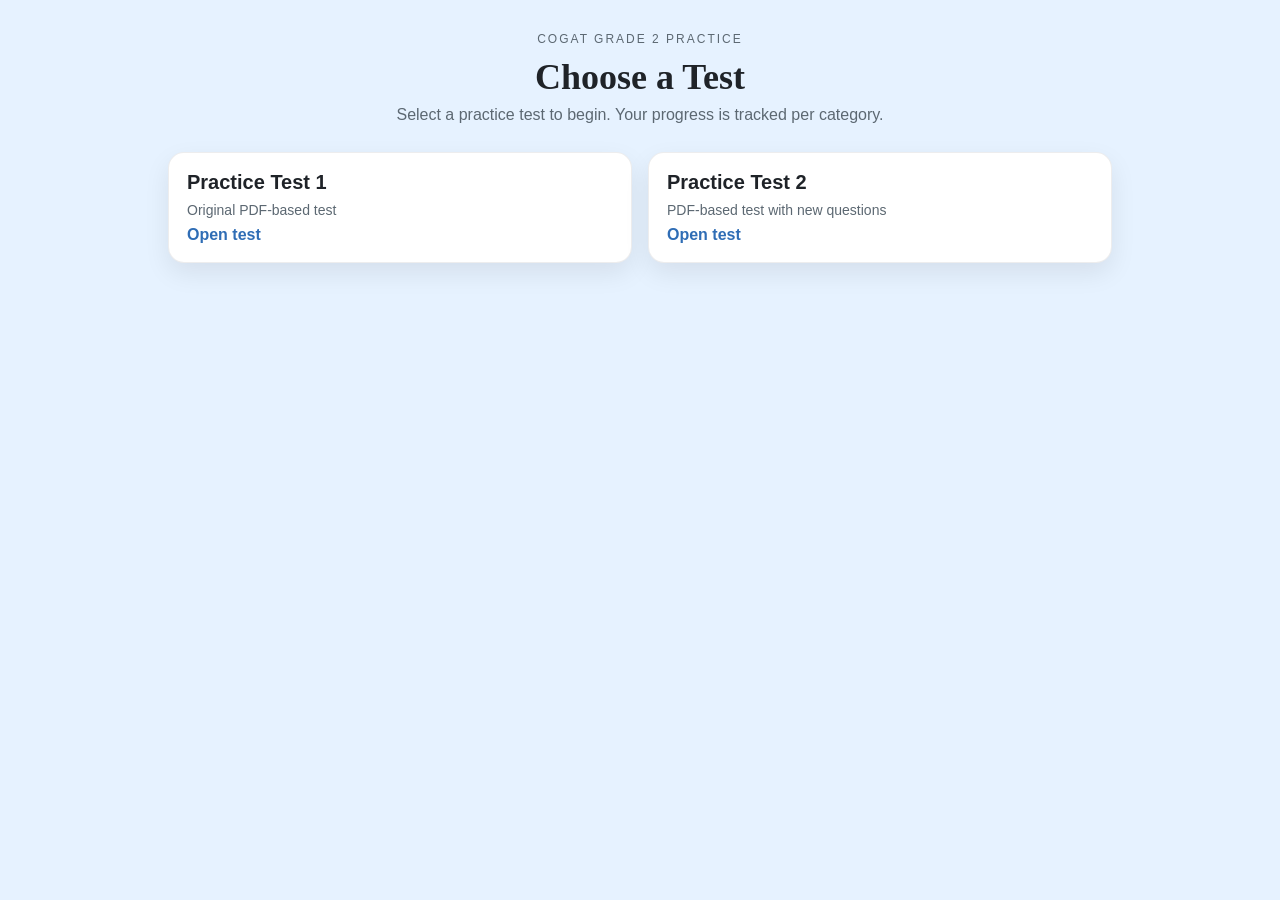
<file: index.html>
﻿<!doctype html>
<html lang="en">
<head>
  <meta charset="utf-8">
  <meta name="viewport" content="width=device-width, initial-scale=1">
  <title>CogAT Practice Tests</title>
  <link rel="stylesheet" href="index.css">
</head>
<body>
  <div class="page">
    <header class="hero">
      <div class="eyebrow">CogAT Grade 2 Practice</div>
      <h1>Choose a Test</h1>
      <p>Select a practice test to begin. Your progress is tracked per category.</p>
    </header>

    <main class="cards">
      <a class="card" href="test1/index.html">
        <div class="card-title">Practice Test 1</div>
        <div class="card-meta">Original PDF-based test</div>
        <div class="card-action">Open test</div>
      </a>
      <a class="card" href="test2/index.html">
        <div class="card-title">Practice Test 2</div>
        <div class="card-meta">PDF-based test with new questions</div>
        <div class="card-action">Open test</div>
      </a>
    </main>
  </div>
</body>
</html>
</file>
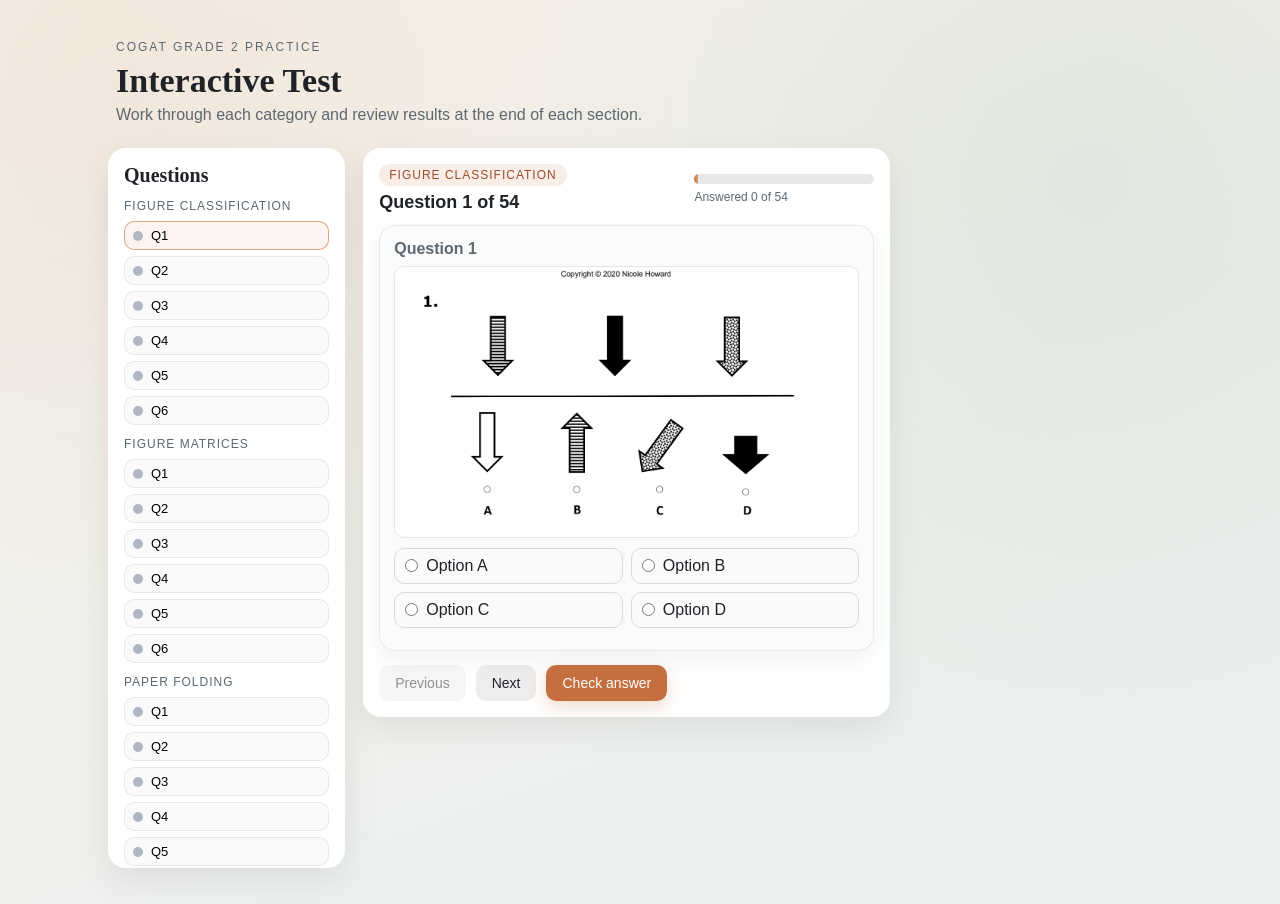
<file: app/index.html>
<!doctype html>
<html lang="en">
<head>
  <meta charset="utf-8">
  <meta name="viewport" content="width=device-width, initial-scale=1">
  <title>CogAT Sample - Figure Classification</title>
  <link rel="stylesheet" href="styles.css">
</head>
<body>
  <div class="page">
    <header class="hero">
      <div class="hero-left">
      <div class="eyebrow">CogAT Grade 2 Practice</div>
      <h1>Interactive Test</h1>
      <p>Work through each category and review results at the end of each section.</p>
      </div>
      <div id="timers" class="hero-right">
        <div class="stat-card">
          <div class="stat-label">Overall time</div>
          <div id="overall-time" class="stat-value">00:00</div>
        </div>
        <div class="stat-card">
          <div class="stat-label">Category time</div>
          <div id="category-time" class="stat-value">00:00</div>
        </div>
      </div>
    </header>

    <main class="layout">
      <aside class="panel nav-panel">
        <h2 class="side-title">Questions</h2>
        <div id="question-nav" class="question-nav"></div>
      </aside>

      <section class="panel question-panel">
        <div class="panel-header">
          <div>
            <div id="category-name" class="category-badge"></div>
            <div id="progress" class="panel-title"></div>
          </div>
          <div class="progress-wrap">
            <div class="progress-bar">
              <div id="progress-bar" class="progress-bar-fill"></div>
            </div>
            <div id="answered-count" class="muted"></div>
          </div>
        </div>

        <div id="app"></div>

        <div class="nav">
          <button id="prev" class="btn ghost">Previous</button>
          <button id="next" class="btn ghost">Next</button>
          <button id="check" class="btn primary">Check answer</button>
        </div>
      </section>

      <aside id="results-panel" class="panel side-panel">
        <h2 class="side-title">Results</h2>
        <div class="score-card">
          <div id="score" class="score"></div>
          <div id="grade" class="grade"></div>
        </div>
        <div id="category-stats" class="category-stats"></div>
      </aside>
    </main>

    <div id="confirm-modal" class="modal hidden" role="dialog" aria-modal="true" aria-labelledby="confirm-title">
      <div class="modal-card">
        <div id="confirm-title" class="modal-title">Unanswered questions</div>
        <div id="confirm-message" class="modal-message"></div>
        <div class="modal-actions">
          <button id="confirm-cancel" class="btn ghost" type="button">Back to test</button>
          <button id="confirm-end" class="btn primary" type="button">End category</button>
        </div>
      </div>
    </div>
  </div>

  <script src="app.js"></script>
</body>
</html>
</file>
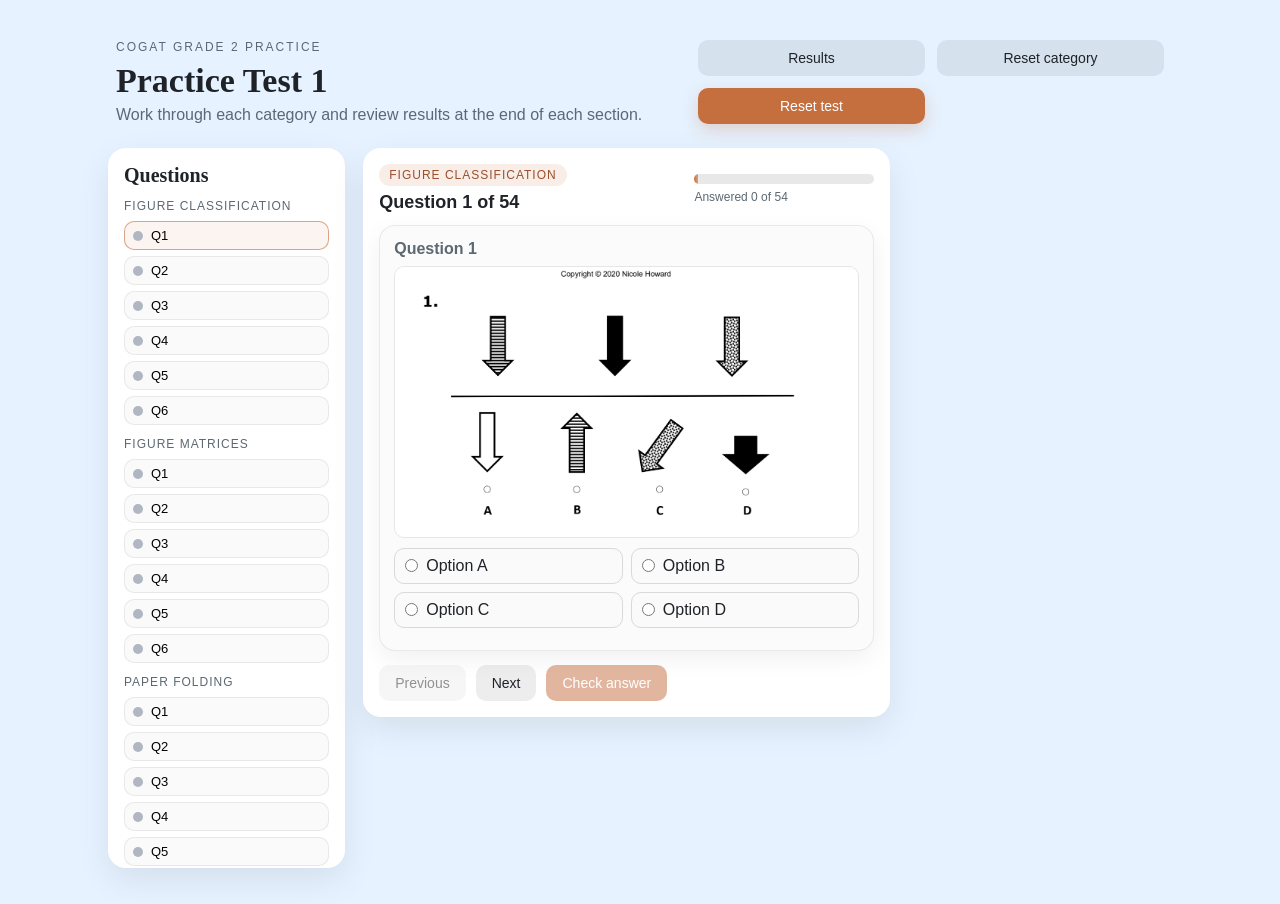
<file: test1/index.html>
<!doctype html>
<html lang="en">
<head>
  <meta charset="utf-8">
  <meta name="viewport" content="width=device-width, initial-scale=1">
  <title>CogAT Practice Test 1</title>
  <link rel="stylesheet" href="styles.css">
</head>
<body>
  <div class="page">
    <header class="hero">
      <div class="hero-left">
      <div class="eyebrow">CogAT Grade 2 Practice</div>
      <h1>Practice Test 1</h1>
      <p>Work through each category and review results at the end of each section.</p>
      </div>
      <div class="hero-right">
        <button id="results" class="btn ghost" type="button">Results</button>
        <button id="reset-category" class="btn ghost" type="button">Reset category</button>
        <button id="reset-test" class="btn primary" type="button">Reset test</button>
      </div>
    </header>

    <main class="layout">
      <aside class="panel nav-panel">
        <h2 class="side-title">Questions</h2>
        <div id="question-nav" class="question-nav"></div>
      </aside>

      <section class="panel question-panel">
        <div class="panel-header">
          <div>
            <div id="category-name" class="category-badge"></div>
            <div id="progress" class="panel-title"></div>
          </div>
          <div class="progress-wrap">
            <div class="progress-bar">
              <div id="progress-bar" class="progress-bar-fill"></div>
            </div>
            <div id="answered-count" class="muted"></div>
          </div>
        </div>

        <div id="app"></div>

        <div class="nav">
          <button id="prev" class="btn ghost">Previous</button>
          <button id="next" class="btn ghost">Next</button>
          <button id="check" class="btn primary" disabled aria-disabled="true">Check answer</button>
        </div>
      </section>

      <aside id="results-panel" class="panel side-panel">
        <h2 class="side-title">Results</h2>
        <div class="score-card">
          <div id="score" class="score"></div>
          <div id="grade" class="grade"></div>
        </div>
        <div id="category-stats" class="category-stats"></div>
      </aside>
    </main>

    <div id="confirm-modal" class="modal hidden" role="dialog" aria-modal="true" aria-labelledby="confirm-title">
      <div class="modal-card">
        <div id="confirm-title" class="modal-title">Unanswered questions</div>
        <div id="confirm-message" class="modal-message"></div>
        <div class="modal-actions">
          <button id="confirm-cancel" class="btn ghost" type="button">Back to test</button>
          <button id="confirm-end" class="btn primary" type="button">End category</button>
        </div>
      </div>
    </div>

    <div id="reset-modal" class="modal hidden" role="dialog" aria-modal="true" aria-labelledby="reset-title">
      <div class="modal-card">
        <div id="reset-title" class="modal-title"></div>
        <div id="reset-message" class="modal-message"></div>
        <div class="modal-actions">
          <button id="reset-cancel" class="btn ghost" type="button">Cancel</button>
          <button id="reset-confirm" class="btn primary" type="button">Reset</button>
        </div>
      </div>
    </div>
  </div>

  <script src="app.js"></script>
</body>
</html>
</file>
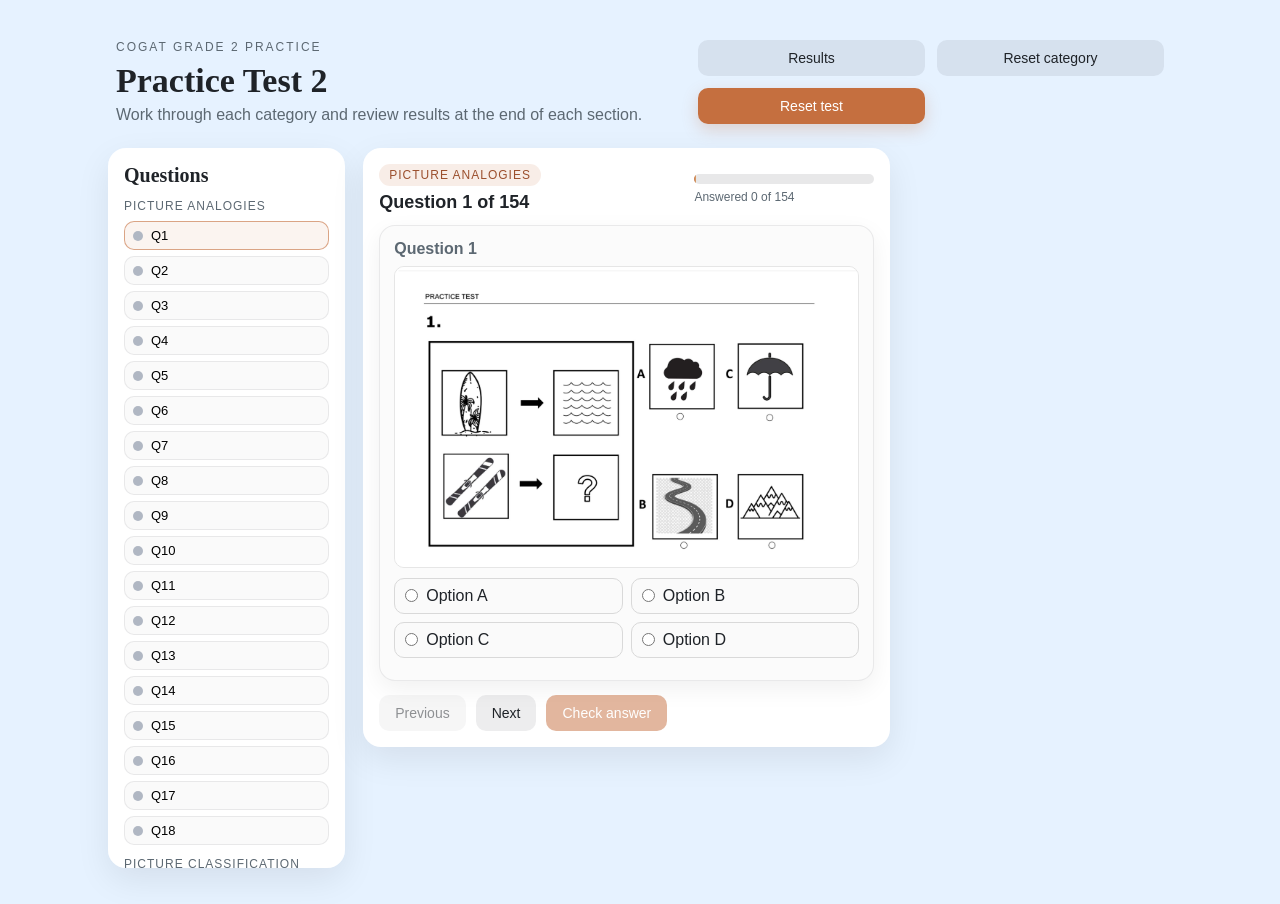
<file: test2/index.html>
﻿<!doctype html>
<html lang="en">
<head>
  <meta charset="utf-8">
  <meta name="viewport" content="width=device-width, initial-scale=1">
  <title>CogAT Practice Test 2</title>
  <link rel="stylesheet" href="styles.css">
</head>
<body>
  <div class="page">
    <header class="hero">
      <div class="hero-left">
      <div class="eyebrow">CogAT Grade 2 Practice</div>
      <h1>Practice Test 2</h1>
      <p>Work through each category and review results at the end of each section.</p>
      </div>
      <div class="hero-right">
        <button id="results" class="btn ghost" type="button">Results</button>
        <button id="reset-category" class="btn ghost" type="button">Reset category</button>
        <button id="reset-test" class="btn primary" type="button">Reset test</button>
      </div>
    </header>

    <main class="layout">
      <aside class="panel nav-panel">
        <h2 class="side-title">Questions</h2>
        <div id="question-nav" class="question-nav"></div>
      </aside>

      <section class="panel question-panel">
        <div class="panel-header">
          <div>
            <div id="category-name" class="category-badge"></div>
            <div id="progress" class="panel-title"></div>
          </div>
          <div class="progress-wrap">
            <div class="progress-bar">
              <div id="progress-bar" class="progress-bar-fill"></div>
            </div>
            <div id="answered-count" class="muted"></div>
          </div>
        </div>

        <div id="app"></div>

        <div class="nav">
          <button id="prev" class="btn ghost">Previous</button>
          <button id="next" class="btn ghost">Next</button>
          <button id="check" class="btn primary" disabled aria-disabled="true">Check answer</button>
        </div>
      </section>

      <aside id="results-panel" class="panel side-panel">
        <h2 class="side-title">Results</h2>
        <div class="score-card">
          <div id="score" class="score"></div>
          <div id="grade" class="grade"></div>
        </div>
        <div id="category-stats" class="category-stats"></div>
      </aside>
    </main>

    <div id="confirm-modal" class="modal hidden" role="dialog" aria-modal="true" aria-labelledby="confirm-title">
      <div class="modal-card">
        <div id="confirm-title" class="modal-title">Unanswered questions</div>
        <div id="confirm-message" class="modal-message"></div>
        <div class="modal-actions">
          <button id="confirm-cancel" class="btn ghost" type="button">Back to test</button>
          <button id="confirm-end" class="btn primary" type="button">End category</button>
        </div>
      </div>
    </div>

    <div id="reset-modal" class="modal hidden" role="dialog" aria-modal="true" aria-labelledby="reset-title">
      <div class="modal-card">
        <div id="reset-title" class="modal-title"></div>
        <div id="reset-message" class="modal-message"></div>
        <div class="modal-actions">
          <button id="reset-cancel" class="btn ghost" type="button">Cancel</button>
          <button id="reset-confirm" class="btn primary" type="button">Reset</button>
        </div>
      </div>
    </div>
  </div>

  <script src="app.js"></script>
</body>
</html>
</file>
<file: index.css>
﻿:root {
  --bg: #e6f2ff;
  --ink: #1f2328;
  --muted: #5c6872;
  --accent: #2f6db5;
  --card: #ffffff;
  --font-head: "Palatino Linotype", "Book Antiqua", Palatino, serif;
  --font-body: "Trebuchet MS", "Verdana", sans-serif;
}

* {
  box-sizing: border-box;
}

body {
  margin: 0;
  font-family: var(--font-body);
  color: var(--ink);
  background: var(--bg);
}

.page {
  max-width: 980px;
  margin: 0 auto;
  padding: 32px 18px 40px;
}

.hero {
  text-align: center;
  margin-bottom: 28px;
}

.eyebrow {
  text-transform: uppercase;
  letter-spacing: 2px;
  color: var(--muted);
  font-size: 12px;
}

h1 {
  margin: 10px 0 8px;
  font-size: 36px;
  font-family: var(--font-head);
}

p {
  margin: 0;
  color: var(--muted);
}

.cards {
  display: grid;
  grid-template-columns: repeat(auto-fit, minmax(240px, 1fr));
  gap: 16px;
}

.card {
  display: flex;
  flex-direction: column;
  gap: 8px;
  padding: 18px;
  border-radius: 16px;
  background: var(--card);
  box-shadow: 0 10px 26px rgba(0, 0, 0, 0.08);
  text-decoration: none;
  color: inherit;
  border: 1px solid rgba(31, 35, 40, 0.08);
}

.card-title {
  font-size: 20px;
  font-weight: 600;
}

.card-meta {
  color: var(--muted);
  font-size: 14px;
}

.card-action {
  margin-top: auto;
  font-weight: 600;
  color: var(--accent);
}

@media (max-width: 600px) {
  h1 {
    font-size: 28px;
  }
}
</file>
<file: app/styles.css>
:root {
  --bg1: #f7f1e8;
  --bg2: #e9f0ef;
  --bg3: #f1efe7;
  --ink: #1f2328;
  --muted: #5c6872;
  --accent: #c56f3f;
  --accent-dark: #9b4f2d;
  --card: #ffffff;
  --correct: #1f7a4d;
  --wrong: #b6482d;
  --font-head: "Palatino Linotype", "Book Antiqua", Palatino, serif;
  --font-body: "Trebuchet MS", "Verdana", sans-serif;
}

* {
  box-sizing: border-box;
}

body {
  margin: 0;
  font-family: var(--font-body);
  color: var(--ink);
  background:
    radial-gradient(circle at 10% 10%, rgba(197, 111, 63, 0.08), transparent 40%),
    radial-gradient(circle at 85% 20%, rgba(31, 122, 77, 0.08), transparent 45%),
    linear-gradient(160deg, var(--bg1), var(--bg2));
}

.page {
  max-width: 1100px;
  margin: 0 auto;
  padding: 24px 18px 36px;
}

.hero {
  display: flex;
  flex-wrap: wrap;
  gap: 16px;
  align-items: center;
  justify-content: space-between;
  padding: 16px 8px 8px;
}

.hero-left {
  flex: 1 1 420px;
}

.hero-right {
  display: grid;
  grid-template-columns: repeat(auto-fit, minmax(180px, 1fr));
  gap: 12px;
  flex: 1 1 320px;
}

.eyebrow {
  text-transform: uppercase;
  letter-spacing: 2px;
  color: var(--muted);
  font-size: 12px;
}

h1 {
  margin: 8px 0 6px;
  font-size: 34px;
  font-family: var(--font-head);
}

p {
  margin: 0;
  color: var(--muted);
}

.stat-card {
  background: rgba(255, 255, 255, 0.8);
  border-radius: 14px;
  padding: 12px 14px;
  box-shadow: 0 8px 20px rgba(0, 0, 0, 0.08);
}

.stat-label {
  font-size: 12px;
  color: var(--muted);
  text-transform: uppercase;
  letter-spacing: 1px;
}

.stat-value {
  font-size: 20px;
  font-weight: 600;
}

.layout {
  display: grid;
  grid-template-columns: minmax(220px, 0.9fr) minmax(0, 2fr) minmax(260px, 1fr);
  grid-template-areas: "nav question results";
  gap: 18px;
  margin-top: 16px;
  align-items: start;
}

.panel {
  background: var(--card);
  border-radius: 18px;
  padding: 16px;
  box-shadow: 0 12px 34px rgba(0, 0, 0, 0.08);
}

.nav-panel {
  grid-area: nav;
  max-height: calc(100vh - 180px);
  overflow: auto;
}

.question-panel {
  grid-area: question;
}

.side-panel {
  grid-area: results;
}

.question-nav {
  display: grid;
  gap: 12px;
}

.nav-section {
  display: grid;
  gap: 8px;
}

.nav-title {
  font-size: 12px;
  text-transform: uppercase;
  letter-spacing: 1px;
  color: var(--muted);
}

.nav-list {
  display: grid;
  gap: 6px;
}

.nav-item {
  display: flex;
  align-items: center;
  gap: 8px;
  padding: 6px 8px;
  border-radius: 10px;
  border: 1px solid rgba(31, 35, 40, 0.08);
  background: #fafafa;
  cursor: pointer;
  font-size: 13px;
}

.nav-item.active {
  border-color: rgba(197, 111, 63, 0.6);
  background: rgba(197, 111, 63, 0.08);
}

.nav-dot {
  width: 10px;
  height: 10px;
  border-radius: 999px;
  background: #c8cdd2;
}

.nav-dot.answered {
  background: #1f7a4d;
}

.nav-dot.unanswered {
  background: #b0b7c3;
}

.panel-header {
  display: flex;
  flex-wrap: wrap;
  align-items: center;
  justify-content: space-between;
  gap: 12px;
  margin-bottom: 12px;
}

.panel-title {
  font-size: 18px;
  font-weight: 600;
}

.category-badge {
  display: inline-block;
  padding: 4px 10px;
  border-radius: 999px;
  background: rgba(197, 111, 63, 0.12);
  color: var(--accent-dark);
  font-size: 12px;
  text-transform: uppercase;
  letter-spacing: 1px;
  margin-bottom: 6px;
}

.progress-wrap {
  min-width: 180px;
}

.progress-bar {
  height: 10px;
  background: rgba(31, 35, 40, 0.1);
  border-radius: 999px;
  overflow: hidden;
}

.progress-bar-fill {
  height: 100%;
  width: 0%;
  background: linear-gradient(90deg, var(--accent), #d9a46e);
  transition: width 0.3s ease;
}

.muted {
  color: var(--muted);
  font-size: 12px;
  margin-top: 6px;
}

.card {
  background: #fbfbfb;
  border-radius: 16px;
  padding: 14px;
  border: 1px solid rgba(31, 35, 40, 0.08);
  box-shadow: 0 8px 24px rgba(0, 0, 0, 0.06);
}

.card h2 {
  margin: 0 0 8px;
  font-size: 16px;
  color: var(--muted);
}

.question-image {
  width: 100%;
  height: auto;
  display: block;
  border-radius: 10px;
  border: 1px solid #e6e6e6;
}

.choices {
  display: grid;
  grid-template-columns: repeat(2, minmax(0, 1fr));
  gap: 8px;
  margin-top: 10px;
}

.choice {
  display: flex;
  align-items: center;
  gap: 8px;
  padding: 8px 10px;
  border: 1px solid #d9d9d9;
  border-radius: 10px;
  cursor: pointer;
  background: #fafafa;
}

.choice input {
  margin: 0;
}

.result {
  margin-top: 8px;
  font-size: 13px;
  color: var(--muted);
}

.card.correct {
  border: 2px solid var(--correct);
}

.card.wrong {
  border: 2px solid var(--wrong);
}

.nav {
  display: flex;
  flex-wrap: wrap;
  gap: 10px;
  margin-top: 14px;
}

.btn {
  padding: 10px 16px;
  border: none;
  border-radius: 10px;
  font-size: 14px;
  cursor: pointer;
  transition: transform 0.2s ease, box-shadow 0.2s ease;
}

.btn.primary {
  background: var(--accent);
  color: #fff;
  box-shadow: 0 6px 16px rgba(197, 111, 63, 0.25);
}

.btn.ghost {
  background: rgba(31, 35, 40, 0.08);
  color: var(--ink);
}

.btn:active {
  transform: translateY(1px);
}

.btn:disabled {
  opacity: 0.5;
  cursor: default;
  box-shadow: none;
}

.side-title {
  margin: 0 0 12px;
  font-family: var(--font-head);
  font-size: 20px;
}

.score-card {
  background: rgba(197, 111, 63, 0.08);
  border-radius: 14px;
  padding: 12px;
  margin-bottom: 12px;
}

.score {
  font-size: 20px;
  font-weight: 600;
}

.grade {
  font-size: 14px;
  color: var(--muted);
}

.category-stats {
  display: grid;
  gap: 10px;
}

.category-row {
  padding: 10px;
  border-radius: 12px;
  border: 1px solid rgba(31, 35, 40, 0.08);
  background: #fafafa;
}

.category-name {
  font-weight: 600;
  margin-bottom: 4px;
}

.category-meta {
  font-size: 12px;
  color: var(--muted);
}

.category-time {
  font-size: 12px;
  color: var(--muted);
  margin-top: 4px;
}

.modal {
  position: fixed;
  inset: 0;
  background: rgba(20, 20, 20, 0.45);
  display: flex;
  align-items: center;
  justify-content: center;
  padding: 16px;
  z-index: 50;
}

.modal-card {
  background: #fff;
  border-radius: 16px;
  padding: 16px;
  max-width: 420px;
  width: 100%;
  box-shadow: 0 14px 36px rgba(0, 0, 0, 0.2);
}

.modal-title {
  font-family: var(--font-head);
  font-size: 20px;
  margin-bottom: 6px;
}

.modal-message {
  color: var(--muted);
  font-size: 14px;
  margin-bottom: 16px;
}

.modal-message a {
  color: var(--accent-dark);
  text-decoration: none;
  font-weight: 600;
}

.modal-message a:hover {
  text-decoration: underline;
}

.modal-list {
  display: flex;
  flex-wrap: wrap;
  gap: 8px;
  margin-top: 10px;
}

.modal-actions {
  display: flex;
  gap: 10px;
  justify-content: flex-end;
  flex-wrap: wrap;
}

.hidden {
  display: none !important;
}

@media (max-width: 900px) {
  .layout {
    grid-template-columns: 1fr;
    grid-template-areas:
      "question"
      "nav"
      "results";
  }

  .nav-panel {
    max-height: none;
  }

  .panel {
    padding: 14px;
  }

  .nav-list {
    grid-template-columns: repeat(auto-fit, minmax(96px, 1fr));
  }
}

@media (max-width: 700px) {
  .page {
    padding: 18px 12px 28px;
  }

  .hero {
    padding: 10px 4px 6px;
  }

  .nav {
    flex-direction: column;
  }

  .btn {
    width: 100%;
  }

  .choices {
    grid-template-columns: 1fr;
  }

  .choice {
    padding: 12px;
    font-size: 15px;
  }

  .nav-item {
    font-size: 12px;
    padding: 6px;
  }

  .nav-dot {
    width: 8px;
    height: 8px;
  }
}

@media (max-width: 600px) {
  h1 {
    font-size: 26px;
  }
}

@media (max-width: 480px) {
  .panel-header {
    flex-direction: column;
    align-items: flex-start;
  }

  .progress-wrap {
    width: 100%;
  }

  .hero-right {
    grid-template-columns: 1fr;
  }
}
</file>
<file: test1/styles.css>
:root {
  --bg1: #f7f1e8;
  --bg2: #e9f0ef;
  --bg3: #f1efe7;
  --ink: #1f2328;
  --muted: #5c6872;
  --accent: #c56f3f;
  --accent-dark: #9b4f2d;
  --card: #ffffff;
  --correct: #1f7a4d;
  --wrong: #b6482d;
  --font-head: "Palatino Linotype", "Book Antiqua", Palatino, serif;
  --font-body: "Trebuchet MS", "Verdana", sans-serif;
}

* {
  box-sizing: border-box;
}

body {
  margin: 0;
  font-family: var(--font-body);
  color: var(--ink);
  background: #e6f2ff;
}

.page {
  max-width: 1100px;
  margin: 0 auto;
  padding: 24px 18px 36px;
}

.hero {
  display: flex;
  flex-wrap: wrap;
  gap: 16px;
  align-items: center;
  justify-content: space-between;
  padding: 16px 8px 8px;
}

.hero-left {
  flex: 1 1 420px;
}

.hero-right {
  display: grid;
  grid-template-columns: repeat(auto-fit, minmax(180px, 1fr));
  gap: 12px;
  flex: 1 1 320px;
}

.eyebrow {
  text-transform: uppercase;
  letter-spacing: 2px;
  color: var(--muted);
  font-size: 12px;
}

h1 {
  margin: 8px 0 6px;
  font-size: 34px;
  font-family: var(--font-head);
}

p {
  margin: 0;
  color: var(--muted);
}

.hero-right .btn {
  width: 100%;
}

.layout {
  display: grid;
  grid-template-columns: minmax(220px, 0.9fr) minmax(0, 2fr) minmax(260px, 1fr);
  grid-template-areas: "nav question results";
  gap: 18px;
  margin-top: 16px;
  align-items: start;
}

.panel {
  background: var(--card);
  border-radius: 18px;
  padding: 16px;
  box-shadow: 0 12px 34px rgba(0, 0, 0, 0.08);
}

.nav-panel {
  grid-area: nav;
  max-height: calc(100vh - 180px);
  overflow: auto;
}

.question-panel {
  grid-area: question;
}

.side-panel {
  grid-area: results;
}

.question-nav {
  display: grid;
  gap: 12px;
}

.nav-section {
  display: grid;
  gap: 8px;
}

.nav-title {
  font-size: 12px;
  text-transform: uppercase;
  letter-spacing: 1px;
  color: var(--muted);
}

.nav-list {
  display: grid;
  gap: 6px;
}

.nav-item {
  display: flex;
  align-items: center;
  gap: 8px;
  padding: 6px 8px;
  border-radius: 10px;
  border: 1px solid rgba(31, 35, 40, 0.08);
  background: #fafafa;
  cursor: pointer;
  font-size: 13px;
}

.nav-item.active {
  border-color: rgba(197, 111, 63, 0.6);
  background: rgba(197, 111, 63, 0.08);
}

.nav-dot {
  width: 10px;
  height: 10px;
  border-radius: 999px;
  background: #c8cdd2;
}

.nav-dot.answered {
  background: #e0b400;
}

.nav-dot.unanswered {
  background: #b0b7c3;
}

.nav-dot.correct {
  background: #1f7a4d;
}

.nav-dot.wrong {
  background: #b6482d;
}

.panel-header {
  display: flex;
  flex-wrap: wrap;
  align-items: center;
  justify-content: space-between;
  gap: 12px;
  margin-bottom: 12px;
}

.panel-title {
  font-size: 18px;
  font-weight: 600;
}

.category-badge {
  display: inline-block;
  padding: 4px 10px;
  border-radius: 999px;
  background: rgba(197, 111, 63, 0.12);
  color: var(--accent-dark);
  font-size: 12px;
  text-transform: uppercase;
  letter-spacing: 1px;
  margin-bottom: 6px;
}

.progress-wrap {
  min-width: 180px;
}

.progress-bar {
  height: 10px;
  background: rgba(31, 35, 40, 0.1);
  border-radius: 999px;
  overflow: hidden;
}

.progress-bar-fill {
  height: 100%;
  width: 0%;
  background: linear-gradient(90deg, var(--accent), #d9a46e);
  transition: width 0.3s ease;
}

.muted {
  color: var(--muted);
  font-size: 12px;
  margin-top: 6px;
}

.card {
  background: #fbfbfb;
  border-radius: 16px;
  padding: 14px;
  border: 1px solid rgba(31, 35, 40, 0.08);
  box-shadow: 0 8px 24px rgba(0, 0, 0, 0.06);
}

.card h2 {
  margin: 0 0 8px;
  font-size: 16px;
  color: var(--muted);
}

.question-image {
  width: 100%;
  height: auto;
  display: block;
  border-radius: 10px;
  border: 1px solid #e6e6e6;
}

.choices {
  display: grid;
  grid-template-columns: repeat(2, minmax(0, 1fr));
  gap: 8px;
  margin-top: 10px;
}

.choice {
  display: flex;
  align-items: center;
  gap: 8px;
  padding: 8px 10px;
  border: 1px solid #d9d9d9;
  border-radius: 10px;
  cursor: pointer;
  background: #fafafa;
}

.choice input {
  margin: 0;
}

.result {
  margin-top: 8px;
  font-size: 13px;
  color: var(--muted);
}

.card.correct {
  border: 2px solid var(--correct);
}

.card.wrong {
  border: 2px solid var(--wrong);
}

.nav {
  display: flex;
  flex-wrap: wrap;
  gap: 10px;
  margin-top: 14px;
}

.btn {
  padding: 10px 16px;
  border: none;
  border-radius: 10px;
  font-size: 14px;
  cursor: pointer;
  transition: transform 0.2s ease, box-shadow 0.2s ease;
}

.btn.primary {
  background: var(--accent);
  color: #fff;
  box-shadow: 0 6px 16px rgba(197, 111, 63, 0.25);
}

.btn.ghost {
  background: rgba(31, 35, 40, 0.08);
  color: var(--ink);
}

.btn:active {
  transform: translateY(1px);
}

.btn:disabled {
  opacity: 0.5;
  cursor: default;
  box-shadow: none;
}

.side-title {
  margin: 0 0 12px;
  font-family: var(--font-head);
  font-size: 20px;
}

.score-card {
  background: rgba(197, 111, 63, 0.08);
  border-radius: 14px;
  padding: 12px;
  margin-bottom: 12px;
}

.score {
  font-size: 20px;
  font-weight: 600;
}

.grade {
  font-size: 14px;
  color: var(--muted);
}

.category-stats {
  display: grid;
  gap: 10px;
}

.category-row {
  padding: 10px;
  border-radius: 12px;
  border: 1px solid rgba(31, 35, 40, 0.08);
  background: #fafafa;
}

.category-name {
  font-weight: 600;
  margin-bottom: 4px;
}

.category-meta {
  font-size: 12px;
  color: var(--muted);
}

.category-time {
  font-size: 12px;
  color: var(--muted);
  margin-top: 4px;
}

.modal {
  position: fixed;
  inset: 0;
  background: rgba(20, 20, 20, 0.45);
  display: flex;
  align-items: center;
  justify-content: center;
  padding: 16px;
  z-index: 50;
}

.modal-card {
  background: #fff;
  border-radius: 16px;
  padding: 16px;
  max-width: 420px;
  width: 100%;
  box-shadow: 0 14px 36px rgba(0, 0, 0, 0.2);
}

.modal-title {
  font-family: var(--font-head);
  font-size: 20px;
  margin-bottom: 6px;
}

.modal-message {
  color: var(--muted);
  font-size: 14px;
  margin-bottom: 16px;
}

.modal-message a {
  color: var(--accent-dark);
  text-decoration: none;
  font-weight: 600;
}

.modal-message a:hover {
  text-decoration: underline;
}

.modal-list {
  display: flex;
  flex-wrap: wrap;
  gap: 8px;
  margin-top: 10px;
}

.modal-actions {
  display: flex;
  gap: 10px;
  justify-content: flex-end;
  flex-wrap: wrap;
}

.hidden {
  display: none !important;
}

@media (max-width: 900px) {
  .layout {
    grid-template-columns: 1fr;
    grid-template-areas:
      "question"
      "nav"
      "results";
  }

  .nav-panel {
    max-height: none;
  }

  .panel {
    padding: 14px;
  }

  .nav-list {
    grid-template-columns: repeat(auto-fit, minmax(96px, 1fr));
  }
}

@media (max-width: 700px) {
  .page {
    padding: 18px 12px 28px;
  }

  .hero {
    padding: 10px 4px 6px;
  }

  .nav {
    flex-direction: column;
  }

  .btn {
    width: 100%;
  }

  .choices {
    grid-template-columns: 1fr;
  }

  .choice {
    padding: 12px;
    font-size: 15px;
  }

  .nav-item {
    font-size: 12px;
    padding: 6px;
  }

  .nav-dot {
    width: 8px;
    height: 8px;
  }
}

@media (max-width: 600px) {
  h1 {
    font-size: 26px;
  }
}

@media (max-width: 480px) {
  .panel-header {
    flex-direction: column;
    align-items: flex-start;
  }

  .progress-wrap {
    width: 100%;
  }

  .hero-right {
    grid-template-columns: 1fr;
  }
}
</file>
<file: test2/styles.css>
﻿:root {
  --bg1: #f7f1e8;
  --bg2: #e9f0ef;
  --bg3: #f1efe7;
  --ink: #1f2328;
  --muted: #5c6872;
  --accent: #c56f3f;
  --accent-dark: #9b4f2d;
  --card: #ffffff;
  --correct: #1f7a4d;
  --wrong: #b6482d;
  --font-head: "Palatino Linotype", "Book Antiqua", Palatino, serif;
  --font-body: "Trebuchet MS", "Verdana", sans-serif;
}

* {
  box-sizing: border-box;
}

body {
  margin: 0;
  font-family: var(--font-body);
  color: var(--ink);
  background: #e6f2ff;
}

.page {
  max-width: 1100px;
  margin: 0 auto;
  padding: 24px 18px 36px;
}

.hero {
  display: flex;
  flex-wrap: wrap;
  gap: 16px;
  align-items: center;
  justify-content: space-between;
  padding: 16px 8px 8px;
}

.hero-left {
  flex: 1 1 420px;
}

.hero-right {
  display: grid;
  grid-template-columns: repeat(auto-fit, minmax(180px, 1fr));
  gap: 12px;
  flex: 1 1 320px;
}

.eyebrow {
  text-transform: uppercase;
  letter-spacing: 2px;
  color: var(--muted);
  font-size: 12px;
}

h1 {
  margin: 8px 0 6px;
  font-size: 34px;
  font-family: var(--font-head);
}

p {
  margin: 0;
  color: var(--muted);
}

.hero-right .btn {
  width: 100%;
}

.layout {
  display: grid;
  grid-template-columns: minmax(220px, 0.9fr) minmax(0, 2fr) minmax(260px, 1fr);
  grid-template-areas: "nav question results";
  gap: 18px;
  margin-top: 16px;
  align-items: start;
}

.panel {
  background: var(--card);
  border-radius: 18px;
  padding: 16px;
  box-shadow: 0 12px 34px rgba(0, 0, 0, 0.08);
}

.nav-panel {
  grid-area: nav;
  max-height: calc(100vh - 180px);
  overflow: auto;
}

.question-panel {
  grid-area: question;
}

.side-panel {
  grid-area: results;
}

.question-nav {
  display: grid;
  gap: 12px;
}

.nav-section {
  display: grid;
  gap: 8px;
}

.nav-title {
  font-size: 12px;
  text-transform: uppercase;
  letter-spacing: 1px;
  color: var(--muted);
}

.nav-list {
  display: grid;
  gap: 6px;
}

.nav-item {
  display: flex;
  align-items: center;
  gap: 8px;
  padding: 6px 8px;
  border-radius: 10px;
  border: 1px solid rgba(31, 35, 40, 0.08);
  background: #fafafa;
  cursor: pointer;
  font-size: 13px;
}

.nav-item.active {
  border-color: rgba(197, 111, 63, 0.6);
  background: rgba(197, 111, 63, 0.08);
}

.nav-dot {
  width: 10px;
  height: 10px;
  border-radius: 999px;
  background: #c8cdd2;
}

.nav-dot.answered {
  background: #e0b400;
}

.nav-dot.unanswered {
  background: #b0b7c3;
}

.nav-dot.correct {
  background: #1f7a4d;
}

.nav-dot.wrong {
  background: #b6482d;
}

.panel-header {
  display: flex;
  flex-wrap: wrap;
  align-items: center;
  justify-content: space-between;
  gap: 12px;
  margin-bottom: 12px;
}

.panel-title {
  font-size: 18px;
  font-weight: 600;
}

.category-badge {
  display: inline-block;
  padding: 4px 10px;
  border-radius: 999px;
  background: rgba(197, 111, 63, 0.12);
  color: var(--accent-dark);
  font-size: 12px;
  text-transform: uppercase;
  letter-spacing: 1px;
  margin-bottom: 6px;
}

.progress-wrap {
  min-width: 180px;
}

.progress-bar {
  height: 10px;
  background: rgba(31, 35, 40, 0.1);
  border-radius: 999px;
  overflow: hidden;
}

.progress-bar-fill {
  height: 100%;
  width: 0%;
  background: linear-gradient(90deg, var(--accent), #d9a46e);
  transition: width 0.3s ease;
}

.muted {
  color: var(--muted);
  font-size: 12px;
  margin-top: 6px;
}

.card {
  background: #fbfbfb;
  border-radius: 16px;
  padding: 14px;
  border: 1px solid rgba(31, 35, 40, 0.08);
  box-shadow: 0 8px 24px rgba(0, 0, 0, 0.06);
}

.card h2 {
  margin: 0 0 8px;
  font-size: 16px;
  color: var(--muted);
}

.question-image {
  width: 100%;
  height: auto;
  display: block;
  border-radius: 10px;
  border: 1px solid #e6e6e6;
}

.choices {
  display: grid;
  grid-template-columns: repeat(2, minmax(0, 1fr));
  gap: 8px;
  margin-top: 10px;
}

.choice {
  display: flex;
  align-items: center;
  gap: 8px;
  padding: 8px 10px;
  border: 1px solid #d9d9d9;
  border-radius: 10px;
  cursor: pointer;
  background: #fafafa;
}

.choice input {
  margin: 0;
}

.result {
  margin-top: 8px;
  font-size: 13px;
  color: var(--muted);
}

.card.correct {
  border: 2px solid var(--correct);
}

.card.wrong {
  border: 2px solid var(--wrong);
}

.nav {
  display: flex;
  flex-wrap: wrap;
  gap: 10px;
  margin-top: 14px;
}

.btn {
  padding: 10px 16px;
  border: none;
  border-radius: 10px;
  font-size: 14px;
  cursor: pointer;
  transition: transform 0.2s ease, box-shadow 0.2s ease;
}

.btn.primary {
  background: var(--accent);
  color: #fff;
  box-shadow: 0 6px 16px rgba(197, 111, 63, 0.25);
}

.btn.ghost {
  background: rgba(31, 35, 40, 0.08);
  color: var(--ink);
}

.btn:active {
  transform: translateY(1px);
}

.btn:disabled {
  opacity: 0.5;
  cursor: default;
  box-shadow: none;
}

.side-title {
  margin: 0 0 12px;
  font-family: var(--font-head);
  font-size: 20px;
}

.score-card {
  background: rgba(197, 111, 63, 0.08);
  border-radius: 14px;
  padding: 12px;
  margin-bottom: 12px;
}

.score {
  font-size: 20px;
  font-weight: 600;
}

.grade {
  font-size: 14px;
  color: var(--muted);
}

.category-stats {
  display: grid;
  gap: 10px;
}

.category-row {
  padding: 10px;
  border-radius: 12px;
  border: 1px solid rgba(31, 35, 40, 0.08);
  background: #fafafa;
}

.category-name {
  font-weight: 600;
  margin-bottom: 4px;
}

.category-meta {
  font-size: 12px;
  color: var(--muted);
}

.category-time {
  font-size: 12px;
  color: var(--muted);
  margin-top: 4px;
}

.modal {
  position: fixed;
  inset: 0;
  background: rgba(20, 20, 20, 0.45);
  display: flex;
  align-items: center;
  justify-content: center;
  padding: 16px;
  z-index: 50;
}

.modal-card {
  background: #fff;
  border-radius: 16px;
  padding: 16px;
  max-width: 420px;
  width: 100%;
  box-shadow: 0 14px 36px rgba(0, 0, 0, 0.2);
}

.modal-title {
  font-family: var(--font-head);
  font-size: 20px;
  margin-bottom: 6px;
}

.modal-message {
  color: var(--muted);
  font-size: 14px;
  margin-bottom: 16px;
}

.modal-message a {
  color: var(--accent-dark);
  text-decoration: none;
  font-weight: 600;
}

.modal-message a:hover {
  text-decoration: underline;
}

.modal-list {
  display: flex;
  flex-wrap: wrap;
  gap: 8px;
  margin-top: 10px;
}

.modal-actions {
  display: flex;
  gap: 10px;
  justify-content: flex-end;
  flex-wrap: wrap;
}

.hidden {
  display: none !important;
}

@media (max-width: 900px) {
  .layout {
    grid-template-columns: 1fr;
    grid-template-areas:
      "question"
      "nav"
      "results";
  }

  .nav-panel {
    max-height: none;
  }

  .panel {
    padding: 14px;
  }

  .nav-list {
    grid-template-columns: repeat(auto-fit, minmax(96px, 1fr));
  }
}

@media (max-width: 700px) {
  .page {
    padding: 18px 12px 28px;
  }

  .hero {
    padding: 10px 4px 6px;
  }

  .nav {
    flex-direction: column;
  }

  .btn {
    width: 100%;
  }

  .choices {
    grid-template-columns: 1fr;
  }

  .choice {
    padding: 12px;
    font-size: 15px;
  }

  .nav-item {
    font-size: 12px;
    padding: 6px;
  }

  .nav-dot {
    width: 8px;
    height: 8px;
  }
}

@media (max-width: 600px) {
  h1 {
    font-size: 26px;
  }
}

@media (max-width: 480px) {
  .panel-header {
    flex-direction: column;
    align-items: flex-start;
  }

  .progress-wrap {
    width: 100%;
  }

  .hero-right {
    grid-template-columns: 1fr;
  }
}
</file>
